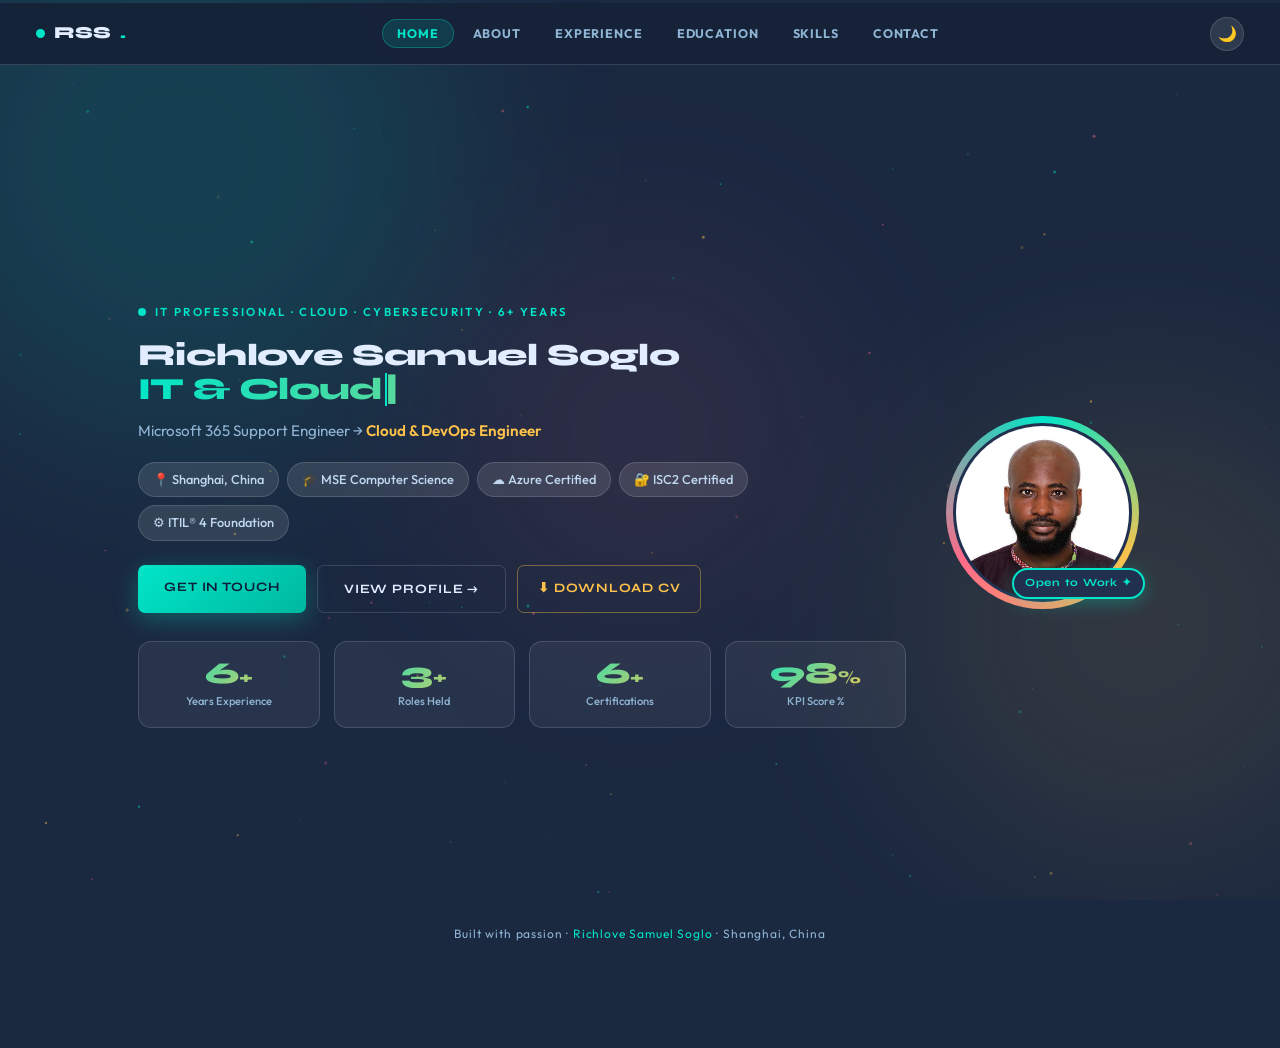
<file: index.html>
<!DOCTYPE html>
<html lang="en">
<head>
<meta charset="UTF-8">
<meta name="viewport" content="width=device-width, initial-scale=1.0">
<title>Richlove Samuel Soglo — IT &amp; Cloud Professional</title>
<link href="https://fonts.googleapis.com/css2?family=Syne:wght@400;600;700;800&family=Outfit:wght@300;400;500;600&display=swap" rel="stylesheet">
<style>
/* ============================================================
   CSS VARIABLES & RESET
============================================================ */
:root {
  --bg:      #1a2840;
  --bg2:     #223050;
  --bg3:     #2a3a5e;
  --nav-bg:  rgba(22,34,56,0.95);
  --teal:    #00e5c8;
  --teal2:   #00b8a0;
  --tealA:   rgba(0,229,200,0.13);
  --gold:    #ffc24a;
  --rose:    #ff6b8a;
  --text:    #e2eeff;
  --text2:   #90b4d4;
  --text3:   #c0d8f0;
  --glass:   rgba(255,255,255,0.06);
  --glass2:  rgba(255,255,255,0.11);
  --border:  rgba(255,255,255,0.14);
  --syne:    "Syne", sans-serif;
  --body:    "Outfit", sans-serif;
}
body.light {
  --bg:      #e8eef8;
  --bg2:     #d8e2f2;
  --bg3:     #c8d4ea;
  --nav-bg:  rgba(232,238,248,0.96);
  --teal:    #0095a8;
  --teal2:   #007080;
  --tealA:   rgba(0,149,168,0.13);
  --gold:    #b06800;
  --rose:    #cc3050;
  --text:    #0d1e38;
  --text2:   #345070;
  --text3:   #1e3050;
  --glass:   rgba(0,0,0,0.04);
  --glass2:  rgba(0,0,0,0.08);
  --border:  rgba(0,0,0,0.13);
}
*,*::before,*::after{box-sizing:border-box;margin:0;padding:0}
html{scroll-behavior:smooth}
body{background:var(--bg);color:var(--text);font-family:var(--body);min-height:100vh;overflow-x:hidden;line-height:1.7;font-size:17px;transition:background .3s,color .3s}

/* ============================================================
   PROGRESS BAR
============================================================ */
#prog{position:fixed;top:0;left:0;height:3px;width:0;z-index:9999;
  background:linear-gradient(90deg,var(--teal),var(--gold),var(--rose));
  box-shadow:0 0 10px var(--teal);transition:width .12s linear}

/* ============================================================
   CANVAS + BLOBS
============================================================ */
#cv{position:fixed;inset:0;z-index:0;pointer-events:none}
.blobs{position:fixed;inset:0;z-index:0;pointer-events:none;overflow:hidden}
.blob{position:absolute;border-radius:50%;filter:blur(100px);animation:blobF 14s ease-in-out infinite}
.b1{width:560px;height:560px;background:#00e5c8;opacity:.13;top:-120px;left:-100px}
.b2{width:480px;height:480px;background:#ffc24a;opacity:.10;bottom:4%;right:-100px;animation-delay:-5s}
.b3{width:380px;height:380px;background:#ff6b8a;opacity:.09;top:48%;left:50%;transform:translate(-50%,-50%);animation-delay:-10s}
@keyframes blobF{0%,100%{transform:translate(0,0) scale(1)}33%{transform:translate(28px,-18px) scale(1.04)}66%{transform:translate(-18px,24px) scale(.97)}}

/* ============================================================
   NAV
============================================================ */
nav{position:fixed;top:3px;left:0;right:0;z-index:100;height:62px;
  background:var(--nav-bg);backdrop-filter:blur(22px);
  border-bottom:1px solid var(--border);
  display:flex;align-items:center;justify-content:space-between;padding:0 36px;
  animation:slideD .5s ease both}
@keyframes slideD{from{opacity:0;transform:translateY(-16px)}to{opacity:1;transform:translateY(0)}}
.nav-logo{font-family:var(--syne);font-size:1.05rem;font-weight:800;color:var(--text);display:flex;align-items:center;gap:9px}
.ndot{width:9px;height:9px;border-radius:50%;background:var(--teal);animation:glow 2s infinite}
@keyframes glow{0%,100%{box-shadow:0 0 10px var(--teal)}50%{box-shadow:0 0 22px var(--teal),0 0 44px rgba(0,229,200,.4)}}
.nav-links{display:flex;gap:4px}
.nl{padding:6px 14px;border-radius:100px;font-size:.78rem;font-weight:700;letter-spacing:.07em;
  text-transform:uppercase;color:var(--text2);border:1px solid transparent;
  cursor:pointer;background:none;transition:all .25s;font-family:var(--body)}
.nl:hover,.nl.active{color:var(--teal);border-color:rgba(0,229,200,.3);background:var(--tealA)}
.nav-right{display:flex;align-items:center;gap:8px}
.theme-btn{width:34px;height:34px;border-radius:50%;background:var(--glass2);border:1px solid var(--border);
  cursor:pointer;font-size:.95rem;display:flex;align-items:center;justify-content:center;
  transition:all .3s;color:var(--text)}
.theme-btn:hover{background:var(--tealA);border-color:var(--teal);transform:rotate(20deg) scale(1.1)}
.mbtn{display:none;background:none;border:none;color:var(--text);font-size:1.4rem;cursor:pointer}

/* ============================================================
   LAYOUT
============================================================ */
.wrap{position:relative;z-index:2;max-width:1060px;margin:0 auto;padding:0 28px 80px}

/* ============================================================
   PAGES
============================================================ */
.page{display:none;padding-top:86px}
.page.active{display:block;animation:pageIn .4s ease both}
@keyframes pageIn{from{opacity:0;transform:translateY(16px)}to{opacity:1;transform:translateY(0)}}

/* staggered children on page entry */
.page.active .hero-left>*{animation:fadeUp .6s ease both}
.page.active .hero-left>*:nth-child(1){animation-delay:.05s}
.page.active .hero-left>*:nth-child(2){animation-delay:.12s}
.page.active .hero-left>*:nth-child(3){animation-delay:.19s}
.page.active .hero-left>*:nth-child(4){animation-delay:.26s}
.page.active .hero-left>*:nth-child(5){animation-delay:.33s}
.page.active .hero-left>*:nth-child(6){animation-delay:.40s}
.page.active .hero-right{animation:fadeUp .7s .2s ease both}
.page.active .section{animation:fadeUp .5s ease both}
.page.active .section:nth-child(2){animation-delay:.1s}
.page.active .section:nth-child(3){animation-delay:.2s}
.page.active .tl-item:nth-child(1){animation:fadeUp .5s .05s ease both}
.page.active .tl-item:nth-child(2){animation:fadeUp .5s .15s ease both}
.page.active .tl-item:nth-child(3){animation:fadeUp .5s .25s ease both}
.page.active .edu-card:nth-child(1){animation:fadeUp .5s .05s ease both}
.page.active .edu-card:nth-child(2){animation:fadeUp .5s .15s ease both}
.page.active .cert-card{animation:fadeUp .45s ease both}
.page.active .cert-card:nth-child(2){animation-delay:.07s}
.page.active .cert-card:nth-child(3){animation-delay:.14s}
.page.active .cert-card:nth-child(4){animation-delay:.21s}
.page.active .cert-card:nth-child(5){animation-delay:.28s}
.page.active .cert-card:nth-child(6){animation-delay:.35s}
.page.active .skill-panel:nth-child(1){animation:fadeUp .5s .05s ease both}
.page.active .skill-panel:nth-child(2){animation:fadeUp .5s .15s ease both}
.page.active .contact-section{animation:fadeUp .5s .1s ease both}
.page.active .stat-card:nth-child(1){animation:fadeUp .5s .1s ease both}
.page.active .stat-card:nth-child(2){animation:fadeUp .5s .18s ease both}
.page.active .stat-card:nth-child(3){animation:fadeUp .5s .26s ease both}
.page.active .stat-card:nth-child(4){animation:fadeUp .5s .34s ease both}

/* ============================================================
   HERO
============================================================ */
.hero{min-height:calc(100vh - 62px);display:grid;grid-template-columns:1fr 200px;
  align-items:center;gap:36px;padding:50px 0 36px}
.hero-left{min-width:0}
.eyebrow{display:inline-flex;align-items:center;gap:9px;margin-bottom:18px}
.edot{width:8px;height:8px;border-radius:50%;background:var(--teal);animation:glow 2s infinite}
.etxt{font-size:.72rem;font-weight:600;letter-spacing:.2em;text-transform:uppercase;color:var(--teal)}
.hero-name{font-family:var(--syne);font-size:clamp(1.4rem,2.4vw,2.3rem);font-weight:800;
  line-height:1.08;letter-spacing:-.02em;white-space:nowrap}
.hero-name .l1{display:block;color:var(--text)}
.hero-name .l2{display:block;background:linear-gradient(90deg,var(--teal),var(--gold));
  -webkit-background-clip:text;-webkit-text-fill-color:transparent;background-clip:text}
.tcursor{display:inline-block;width:2px;background:var(--teal);margin-left:2px;
  animation:blink .75s step-end infinite;vertical-align:baseline}
@keyframes blink{0%,100%{opacity:1}50%{opacity:0}}
.hero-sub{margin-top:12px;font-size:.95rem;color:var(--text2)}
.hero-sub strong{color:var(--gold);font-weight:600}
.pills{margin-top:18px;display:flex;flex-wrap:wrap;gap:8px}
.pill{display:flex;align-items:center;gap:6px;padding:6px 14px;background:var(--glass2);
  border:1px solid var(--border);border-radius:100px;font-size:.8rem;font-weight:500;
  color:var(--text3);transition:all .3s}
.pill:hover{background:var(--tealA);border-color:var(--teal);color:var(--teal);transform:translateY(-2px)}
.cta{margin-top:24px;display:flex;gap:11px;flex-wrap:wrap}
.btn-p{padding:12px 26px;background:linear-gradient(135deg,var(--teal),var(--teal2));color:#0d1f38;
  font-family:var(--syne);font-weight:700;font-size:.8rem;letter-spacing:.07em;text-transform:uppercase;
  border:none;border-radius:7px;cursor:pointer;text-decoration:none;display:inline-block;
  transition:all .3s;box-shadow:0 6px 24px rgba(0,229,200,.3)}
.btn-p:hover{transform:translateY(-3px);box-shadow:0 12px 32px rgba(0,229,200,.45)}
.btn-s{padding:12px 26px;background:transparent;color:var(--text);font-family:var(--syne);
  font-weight:700;font-size:.8rem;letter-spacing:.07em;text-transform:uppercase;
  border:1px solid var(--border);border-radius:7px;cursor:pointer;text-decoration:none;
  display:inline-block;transition:all .3s}
.btn-s:hover{border-color:var(--teal);color:var(--teal);transform:translateY(-3px)}
.btn-dl{padding:12px 20px;background:transparent;color:var(--gold);font-family:var(--syne);
  font-weight:700;font-size:.8rem;letter-spacing:.06em;text-transform:uppercase;
  border:1px solid rgba(255,194,74,.4);border-radius:7px;cursor:pointer;text-decoration:none;
  display:inline-flex;align-items:center;gap:6px;transition:all .3s}
.btn-dl:hover{background:rgba(255,194,74,.1);border-color:var(--gold);transform:translateY(-3px)}

/* photo */
.hero-right{display:flex;justify-content:center;align-items:center}
.photo-wrap{position:relative;width:185px;height:185px;flex-shrink:0}
.photo-wrap::before{content:"";position:absolute;inset:-4px;border-radius:50%;
  background:conic-gradient(var(--teal),var(--gold),var(--rose),var(--teal));
  animation:spin 6s linear infinite;z-index:0}
@keyframes spin{to{transform:rotate(360deg)}}
.photo-wrap::after{content:"";position:absolute;inset:3px;border-radius:50%;background:var(--bg2);z-index:1}
.photo-wrap img{position:absolute;inset:6px;border-radius:50%;object-fit:cover;
  object-position:center top;z-index:2;width:calc(100% - 12px);height:calc(100% - 12px)}
.badge{position:absolute;bottom:6px;right:-10px;background:var(--bg2);border:2px solid var(--teal);
  border-radius:100px;padding:4px 11px;font-size:.68rem;font-weight:700;color:var(--teal);
  font-family:var(--syne);letter-spacing:.07em;z-index:3;white-space:nowrap;
  box-shadow:0 4px 18px rgba(0,229,200,.3)}

/* stats */
.stats{display:flex;gap:14px;margin-top:28px;flex-wrap:wrap}
.stat{background:var(--glass);border:1px solid var(--border);border-radius:13px;
  padding:16px 20px;backdrop-filter:blur(10px);text-align:center;flex:1;min-width:85px;
  transition:all .3s;position:relative;overflow:hidden;cursor:default}
.stat::after{content:"";position:absolute;bottom:0;left:0;right:0;height:2px;
  background:linear-gradient(90deg,var(--teal),var(--gold));
  transform:scaleX(0);transform-origin:left;transition:transform .4s}
.stat:hover{border-color:rgba(0,229,200,.3);transform:translateY(-4px);box-shadow:0 12px 28px rgba(0,229,200,.1)}
.stat:hover::after{transform:scaleX(1)}
.stat-n{font-family:var(--syne);font-size:1.9rem;font-weight:800;line-height:1;
  background:linear-gradient(135deg,var(--teal),var(--gold));
  -webkit-background-clip:text;-webkit-text-fill-color:transparent;background-clip:text}
.stat-n::after{content:"+";font-size:1.1rem}
.stat:nth-child(4) .stat-n::after{content:"%"}
.stat-l{font-size:.7rem;color:var(--text2);margin-top:4px;font-weight:500}

/* ============================================================
   SECTIONS
============================================================ */
.divider{height:1px;background:linear-gradient(to right,transparent,var(--teal),var(--gold),transparent);
  margin:0 0 36px;opacity:.35}
.section{margin-bottom:44px}
.sec-head{display:flex;align-items:center;gap:16px;margin-bottom:24px}
.sec-num{font-family:var(--syne);font-size:.65rem;font-weight:800;letter-spacing:.35em;color:var(--teal);text-transform:uppercase}
.sec-title{font-family:var(--syne);font-size:1.8rem;font-weight:800;letter-spacing:-.02em;color:var(--text)}
.sec-title em{font-style:normal;background:linear-gradient(90deg,var(--teal),var(--gold));
  -webkit-background-clip:text;-webkit-text-fill-color:transparent;background-clip:text}
.sec-line{flex:1;height:1px;background:linear-gradient(to right,var(--border),transparent)}

/* profile card */
.pcard{background:var(--glass);border:1px solid var(--border);border-radius:18px;
  padding:34px 38px;backdrop-filter:blur(18px);position:relative;overflow:hidden;
  transition:border-color .4s,box-shadow .4s}
.pcard:hover{border-color:rgba(0,229,200,.32);box-shadow:0 16px 48px rgba(0,229,200,.07)}
.pcard::before{content:"";position:absolute;top:0;left:0;right:0;height:2px;
  background:linear-gradient(90deg,var(--teal),var(--gold),var(--rose))}
.pcard p{font-size:1rem;line-height:1.85;color:var(--text3)}
.pcard p+p{margin-top:14px}
.pcard p strong{color:var(--text);font-weight:600}

/* interests */
.istrip{background:linear-gradient(135deg,var(--glass),rgba(0,229,200,.04));
  border:1px solid rgba(0,229,200,.14);border-radius:14px;padding:24px 28px;
  display:flex;flex-wrap:wrap;align-items:center;gap:11px;backdrop-filter:blur(12px)}
.ilabel{font-family:var(--syne);font-size:.65rem;font-weight:800;letter-spacing:.18em;
  text-transform:uppercase;color:var(--teal);margin-right:6px}
.itag{padding:7px 16px;border-radius:100px;font-size:.88rem;font-weight:500;
  color:var(--text3);background:var(--glass2);border:1px solid var(--border);transition:all .3s}
.itag:hover{background:rgba(0,229,200,.12);border-color:rgba(0,229,200,.35);color:var(--teal);transform:scale(1.04)}

/* timeline */
.timeline{position:relative;padding-left:32px}
.timeline::before{content:"";position:absolute;left:0;top:14px;bottom:14px;width:2px;
  background:linear-gradient(to bottom,var(--teal),var(--gold),rgba(255,255,255,.04));border-radius:2px}
.tl-item{position:relative;margin-bottom:20px}
.tl-dot{position:absolute;left:-41px;top:18px;width:17px;height:17px;border-radius:50%;
  background:var(--bg2);border:2px solid var(--teal);box-shadow:0 0 12px rgba(0,229,200,.4);
  z-index:1;transition:all .3s}
.tl-item:hover .tl-dot{background:var(--teal);transform:scale(1.3);box-shadow:0 0 20px var(--teal)}
.ecard{background:var(--glass);border:1px solid var(--border);border-radius:15px;
  padding:26px 30px;backdrop-filter:blur(13px);transition:all .35s;position:relative;overflow:hidden}
.ecard:hover{border-color:rgba(0,229,200,.28);box-shadow:0 12px 40px rgba(0,229,200,.08);transform:translateY(-3px)}
.ecard::after{content:"";position:absolute;inset:0;
  background:linear-gradient(135deg,rgba(0,229,200,.03),transparent 60%);
  opacity:0;transition:opacity .4s;pointer-events:none}
.ecard:hover::after{opacity:1}
.ehdr{display:flex;justify-content:space-between;align-items:flex-start;gap:12px;margin-bottom:5px;flex-wrap:wrap}
.erole{font-family:var(--syne);font-size:1.05rem;font-weight:700;color:var(--text)}
.ebadge{font-size:.75rem;font-weight:600;padding:3px 12px;border-radius:100px;
  background:rgba(255,194,74,.12);border:1px solid rgba(255,194,74,.3);color:var(--gold);white-space:nowrap}
.eco{font-size:.88rem;font-weight:500;color:var(--teal);margin-bottom:14px}
.elist{list-style:none;display:flex;flex-direction:column;gap:8px}
.elist li{font-size:.97rem;color:var(--text3);line-height:1.7;padding-left:18px;position:relative}
.elist li::before{content:"";position:absolute;left:0;top:11px;width:5px;height:5px;
  border-radius:50%;background:var(--teal);opacity:.75}
.ach{margin-top:18px;padding:16px 20px;background:rgba(255,194,74,.05);
  border:1px solid rgba(255,194,74,.15);border-radius:9px}
.achlabel{font-family:var(--syne);font-size:.67rem;font-weight:700;letter-spacing:.14em;
  text-transform:uppercase;color:var(--gold);margin-bottom:10px;display:flex;align-items:center;gap:6px}
.achlabel::before{content:"★";font-size:10px}

/* education */
.edu-grid{display:grid;grid-template-columns:1fr 1fr;gap:16px}
.edu-card{background:var(--glass);border:1px solid var(--border);border-radius:15px;
  padding:26px;backdrop-filter:blur(13px);position:relative;overflow:hidden;transition:all .4s}
.edu-card:hover{transform:translateY(-5px);border-color:rgba(255,194,74,.35);box-shadow:0 18px 40px rgba(255,194,74,.1)}
.edu-card::before{content:"";position:absolute;top:0;left:0;right:0;height:3px;
  background:linear-gradient(90deg,var(--gold),var(--teal));transform:scaleX(0);
  transform-origin:left;transition:transform .4s}
.edu-card:hover::before{transform:scaleX(1)}
.edu-icon{width:44px;height:44px;border-radius:11px;background:rgba(255,194,74,.12);
  display:flex;align-items:center;justify-content:center;font-size:20px;margin-bottom:16px}
.edu-deg{font-family:var(--syne);font-size:.97rem;font-weight:700;color:var(--text);margin-bottom:3px}
.edu-field{font-size:.88rem;font-weight:500;color:var(--teal);margin-bottom:8px}
.edu-school{font-size:.85rem;color:var(--text2);line-height:1.5}
.edu-date{margin-top:11px;font-size:.75rem;color:var(--gold);font-weight:600}

/* certs */
.cert-grid{display:grid;grid-template-columns:repeat(3,1fr);gap:13px}
.cert-card{background:var(--glass);border:1px solid var(--border);border-radius:13px;
  padding:20px;backdrop-filter:blur(12px);transition:all .3s;cursor:default}
.cert-card:hover{border-color:rgba(0,229,200,.35);transform:translateY(-3px) scale(1.02);
  box-shadow:0 12px 32px rgba(0,229,200,.11)}
.cicon{width:40px;height:40px;border-radius:9px;background:rgba(0,229,200,.12);
  display:flex;align-items:center;justify-content:center;font-family:var(--syne);
  font-size:.75rem;font-weight:800;color:var(--teal);margin-bottom:13px}
.cname{font-size:.88rem;font-weight:600;color:var(--text);line-height:1.4;margin-bottom:6px}
.corg{font-size:.78rem;color:var(--text2)}

/* skills */
.skills-grid{display:grid;grid-template-columns:1fr 1fr;gap:16px}
.spanel{background:var(--glass);border:1px solid var(--border);border-radius:15px;
  padding:26px;backdrop-filter:blur(13px)}
.stitle{font-family:var(--syne);font-size:.75rem;font-weight:700;letter-spacing:.14em;
  text-transform:uppercase;color:var(--text2);margin-bottom:16px;display:flex;align-items:center;gap:8px}
.stitle::before{content:"";width:13px;height:2px;background:linear-gradient(to right,var(--teal),var(--gold));border-radius:2px}
.tags{display:flex;flex-wrap:wrap;gap:7px}
.tag{padding:6px 14px;border-radius:100px;font-size:.82rem;font-weight:500;
  border:1px solid var(--border);color:var(--text2);background:var(--glass);cursor:default;transition:all .22s}
.tag:hover{background:var(--tealA);border-color:rgba(0,229,200,.38);color:var(--teal);transform:translateY(-2px)}
.tag.hot{background:rgba(0,229,200,.1);border-color:rgba(0,229,200,.3);color:var(--teal)}
.tag.warm{background:rgba(255,194,74,.08);border-color:rgba(255,194,74,.25);color:var(--gold)}

/* contact */
.cbox{text-align:center;padding:52px 24px;background:var(--glass);border:1px solid var(--border);
  border-radius:20px;backdrop-filter:blur(18px);position:relative;overflow:hidden;margin-bottom:32px}
.cbox::before{content:"";position:absolute;top:0;left:0;right:0;height:3px;
  background:linear-gradient(90deg,var(--teal),var(--gold),var(--rose))}
.cbox h2{font-family:var(--syne);font-size:2.1rem;font-weight:800;margin-bottom:10px;
  background:linear-gradient(90deg,var(--teal),var(--gold));
  -webkit-background-clip:text;-webkit-text-fill-color:transparent;background-clip:text}
.cbox p{color:var(--text2);font-size:.97rem;margin-bottom:28px}
.clinks{display:flex;justify-content:center;flex-wrap:wrap;gap:13px}
.clink{display:flex;align-items:center;gap:8px;padding:11px 20px;
  border:1px solid var(--border);border-radius:9px;color:var(--text3);text-decoration:none;
  font-size:.9rem;font-weight:500;backdrop-filter:blur(8px);transition:all .3s}
.clink:hover{border-color:var(--teal);color:var(--teal);background:rgba(0,229,200,.08);
  transform:translateY(-3px);box-shadow:0 8px 24px rgba(0,229,200,.14)}

footer{text-align:center;font-size:.75rem;color:var(--text2);padding-bottom:24px;letter-spacing:.07em}
footer span{color:var(--teal)}

/* keyframes */
@keyframes slideRight{from{opacity:0;transform:translateX(-26px)}to{opacity:1;transform:translateX(0)}}
@keyframes fadeUp{from{opacity:0;transform:translateY(20px)}to{opacity:1;transform:translateY(0)}}

/* responsive */
@media(max-width:820px){
  .hero{grid-template-columns:1fr;gap:28px;min-height:auto;padding:36px 0 28px}
  .hero-right{order:-1}
  .photo-wrap{width:150px;height:150px}
  nav{padding:0 18px}
  .nav-links{display:none;flex-direction:column;position:absolute;top:62px;left:0;right:0;
    background:var(--nav-bg);padding:10px 18px;border-bottom:1px solid var(--border)}
  .nav-links.open{display:flex}
  .mbtn{display:block}
  .edu-grid,.skills-grid{grid-template-columns:1fr}
  .cert-grid{grid-template-columns:1fr 1fr}
}
@media(max-width:480px){
  .cert-grid{grid-template-columns:1fr}
  .wrap{padding:0 14px 60px}
  .hero-name{white-space:normal}
}
</style>
</head>
<body>

<div id="prog"></div>
<canvas id="cv"></canvas>
<div class="blobs"><div class="blob b1"></div><div class="blob b2"></div><div class="blob b3"></div></div>

<nav>
  <div class="nav-logo"><span class="ndot"></span>RSS<span style="color:var(--teal)">.</span></div>
  <div class="nav-links">
    <button class="nl" data-page="home">Home</button>
    <button class="nl" data-page="about">About</button>
    <button class="nl" data-page="experience">Experience</button>
    <button class="nl" data-page="education">Education</button>
    <button class="nl" data-page="skills">Skills</button>
    <button class="nl" data-page="contact">Contact</button>
  </div>
  <div class="nav-right">
    <button class="theme-btn" id="themeBtn">🌙</button>
    <button class="mbtn">☰</button>
  </div>
</nav>

<div class="wrap">

<!-- ══ HOME ══ -->
<div id="page-home" class="page">
  <div class="hero">
    <div class="hero-left">
      <div class="eyebrow"><span class="edot"></span><span class="etxt">IT Professional · Cloud · Cybersecurity · 6+ Years</span></div>
      <h1 class="hero-name">
        <span class="l1">Richlove Samuel Soglo</span>
        <span class="l2"><span id="tw"></span><span class="tcursor">|</span></span>
      </h1>
      <p class="hero-sub">Microsoft 365 Support Engineer → <strong>Cloud &amp; DevOps Engineer</strong></p>
      <div class="pills">
        <span class="pill">📍 Shanghai, China</span>
        <span class="pill">🎓 MSE Computer Science</span>
        <span class="pill">☁ Azure Certified</span>
        <span class="pill">🔐 ISC2 Certified</span>
        <span class="pill">⚙ ITIL® 4 Foundation</span>
      </div>
      <div class="cta">
        <a href="mailto:richlovesoglo@gmail.com" class="btn-p">Get In Touch</a>
        <button class="btn-s" data-goto="about">View Profile →</button>
        <a href="#" class="btn-dl" id="dlCV">⬇ Download CV</a>
      </div>
      <div class="stats">
        <div class="stat"><div class="stat-n" data-t="6">0</div><div class="stat-l">Years Experience</div></div>
        <div class="stat"><div class="stat-n" data-t="3">0</div><div class="stat-l">Roles Held</div></div>
        <div class="stat"><div class="stat-n" data-t="6">0</div><div class="stat-l">Certifications</div></div>
        <div class="stat"><div class="stat-n" data-t="98">0</div><div class="stat-l">KPI Score %</div></div>
      </div>
    </div>
    <div class="hero-right">
      <div class="photo-wrap">
        <img src="[data-uri]" alt="Richlove Samuel Soglo">
        <span class="badge">Open to Work ✦</span>
      </div>
    </div>
  </div>
</div>

<!-- ══ ABOUT ══ -->
<div id="page-about" class="page">
  <div class="divider"></div>
  <div class="section">
    <div class="sec-head"><span class="sec-num">01</span><h2 class="sec-title">About <em>Me</em></h2><div class="sec-line"></div></div>
    <div class="pcard">
      <p>Results-driven IT professional with over <strong>6 years of progressive experience</strong> spanning technical support, systems administration, and cloud-based services. Holding a Master's degree in Computer Science and industry certifications including <strong>Microsoft Azure Fundamentals</strong>, <strong>ISC2 Certified in Cybersecurity</strong>, and <strong>ITIL® 4 Foundation</strong>, I bring a strong blend of technical depth and service quality management.</p>
      <p>Most recently serving as a <strong>Microsoft 365 Support Engineer</strong>, I have hands-on experience supporting enterprise cloud environments, managing accounts and licenses, and delivering premium client-facing technical solutions. Now seeking to deepen cloud computing expertise and transition into <strong>AWS and broader cloud engineering roles</strong>, leveraging a solid foundation in IT infrastructure, cybersecurity, and customer success.</p>
    </div>
  </div>
  <div class="section">
    <div class="sec-head"><span class="sec-num">02</span><h2 class="sec-title">Areas of <em>Interest</em></h2><div class="sec-line"></div></div>
    <div class="istrip">
      <span class="ilabel">Focus →</span>
      <span class="itag">☁ DevOps &amp; Cloud Engineering</span>
      <span class="itag">🛠 IT Technical Support</span>
      <span class="itag">👥 Client Management</span>
      <span class="itag">📊 Service Quality Management</span>
      <span class="itag">🚀 Customer Success</span>
      <span class="itag">⚙ Business Operations Support</span>
    </div>
  </div>
</div>

<!-- ══ EXPERIENCE ══ -->
<div id="page-experience" class="page">
  <div class="divider"></div>
  <div class="section">
    <div class="sec-head"><span class="sec-num">03</span><h2 class="sec-title">Work <em>Experience</em></h2><div class="sec-line"></div></div>
    <div class="timeline">
      <div class="tl-item">
        <div class="tl-dot"></div>
        <div class="ecard">
          <div class="ehdr"><div class="erole">Microsoft 365 Support Engineer</div><div class="ebadge">Jul 2021 — Sep 2025</div></div>
          <div class="eco">Shanghai Wicresoft Co. Ltd · Commerce · China</div>
          <ul class="elist">
            <li>Facilitated onboarding of new Microsoft 365 business customers by configuring accounts and licenses to meet operational needs.</li>
            <li>Handled technical support cases related to accounts and licenses through phone and email communications.</li>
            <li>Prepared comprehensive reports documenting support requests, resolution steps, timelines, and stakeholders involved.</li>
            <li>Performed escalations to backend teams and cross-functional collaborations to provide premium support.</li>
          </ul>
          <div class="ach">
            <div class="achlabel">Key Achievements</div>
            <ul class="elist">
              <li>Maintained excellent KPI rating of 4.98–4.80 monthly, helping team achieve overall performance requirements.</li>
              <li>Led onboarding training programs to support new employees in performing their roles effectively.</li>
              <li>Promoted to Senior Technical Support Engineer and Provisional Team Lead.</li>
              <li>Received Quarterly EOM (2023), Monthly Best Performance (2024), and Monthly Incentive Award Winner.</li>
              <li>Improved team performance through training on process documentation and feedback collection.</li>
            </ul>
          </div>
        </div>
      </div>
      <div class="tl-item">
        <div class="tl-dot"></div>
        <div class="ecard">
          <div class="ehdr"><div class="erole">IT Systems Administrator</div><div class="ebadge">Sep 2018 — Aug 2019</div></div>
          <div class="eco">Tema General Hospital · Ghana</div>
          <ul class="elist">
            <li>Diagnosed and resolved network challenges, ensuring minimal downtime and efficient system performance.</li>
            <li>Configured and deployed computers, integrating them into organizational domains for seamless onboarding.</li>
            <li>Troubleshot and resolved software issues in a healthcare setting, ensuring smooth hospital operations.</li>
            <li>Analyzed business requirements to forecast hardware, software, and consulting costs.</li>
          </ul>
        </div>
      </div>
      <div class="tl-item">
        <div class="tl-dot"></div>
        <div class="ecard">
          <div class="ehdr"><div class="erole">Information Technology Officer</div><div class="ebadge">Jun 2018 — Sep 2018</div></div>
          <div class="eco">Asanko Gold Ltd · Intern · Ghana</div>
          <ul class="elist">
            <li>Provided technical support and troubleshooting for hardware, software, and network issues.</li>
            <li>Implemented and maintained cybersecurity measures including firewalls, antivirus, and data encryption.</li>
            <li>Managed user accounts and permissions, ensuring secure access based on organizational policies.</li>
          </ul>
        </div>
      </div>
    </div>
  </div>
</div>

<!-- ══ EDUCATION ══ -->
<div id="page-education" class="page">
  <div class="divider"></div>
  <div class="section">
    <div class="sec-head"><span class="sec-num">04</span><h2 class="sec-title"><em>Education</em></h2><div class="sec-line"></div></div>
    <div class="edu-grid">
      <div class="edu-card"><div class="edu-icon">🎓</div><div class="edu-deg">Master of Engineering (MSE)</div><div class="edu-field">Computer Science</div><div class="edu-school">Southwest University of Science and Technology, China</div><div class="edu-date">Sept 2019 — June 2021</div></div>
      <div class="edu-card"><div class="edu-icon">🏛</div><div class="edu-deg">Bachelor of Science (BSc)</div><div class="edu-field">Information Technology</div><div class="edu-school">Ghana Technology University College, Ghana</div><div class="edu-date">June 2014 — May 2018</div></div>
    </div>
  </div>
  <div class="section">
    <div class="sec-head"><span class="sec-num">05</span><h2 class="sec-title"><em>Certifications</em></h2><div class="sec-line"></div></div>
    <div class="cert-grid">
      <div class="cert-card"><div class="cicon">AZ</div><div class="cname">Microsoft Certified Azure Fundamentals</div><div class="corg">Microsoft · April 2022</div></div>
      <div class="cert-card"><div class="cicon">CC</div><div class="cname">Certified in Cybersecurity (CC)</div><div class="corg">ISC2 · September 2024</div></div>
      <div class="cert-card"><div class="cicon">IT</div><div class="cname">ITIL® 4 Foundation Certificate</div><div class="corg">Cloud Academy · April 2024</div></div>
      <div class="cert-card"><div class="cicon">QA</div><div class="cname">IT Security Fundamentals</div><div class="corg">QA Cloud Academy · April 2025</div></div>
      <div class="cert-card"><div class="cicon">MS</div><div class="cname">Career Essentials in System Administration</div><div class="corg">Microsoft &amp; LinkedIn · Feb 2024</div></div>
      <div class="cert-card"><div class="cicon">CI</div><div class="cname">Linux Unhatched &amp; Networking Basics</div><div class="corg">Cisco Networking Academy</div></div>
    </div>
  </div>
</div>

<!-- ══ SKILLS ══ -->
<div id="page-skills" class="page">
  <div class="divider"></div>
  <div class="section">
    <div class="sec-head"><span class="sec-num">06</span><h2 class="sec-title">Skills &amp; <em>Expertise</em></h2><div class="sec-line"></div></div>
    <div class="skills-grid">
      <div class="spanel">
        <div class="stitle">Technical Skills</div>
        <div class="tags">
          <span class="tag hot">Microsoft 365</span><span class="tag hot">Azure</span>
          <span class="tag hot">Linux Administration</span><span class="tag">Docker</span>
          <span class="tag">Kubernetes</span><span class="tag">Git</span>
          <span class="tag warm">Power BI</span><span class="tag warm">Excel / Data Analysis</span>
          <span class="tag">Networking</span><span class="tag">Systems Administration</span>
          <span class="tag hot">ITIL Framework</span><span class="tag hot">Cybersecurity</span>
        </div>
      </div>
      <div class="spanel">
        <div class="stitle">Soft Skills</div>
        <div class="tags">
          <span class="tag warm">Leadership</span><span class="tag">Problem-Solving</span>
          <span class="tag">Stakeholder Communication</span><span class="tag warm">Team Management</span>
          <span class="tag">Analytical Thinking</span><span class="tag">Emotional Intelligence</span>
          <span class="tag">Service Quality</span><span class="tag">Documentation</span>
          <span class="tag">Adaptable</span><span class="tag warm">Creative &amp; Innovative</span>
        </div>
      </div>
    </div>
  </div>
</div>

<!-- ══ CONTACT ══ -->
<div id="page-contact" class="page">
  <div class="divider"></div>
  <div class="cbox">
    <h2>Let's Connect</h2>
    <p>Open to cloud engineering and DevOps opportunities worldwide</p>
    <div class="clinks">
      <a href="mailto:richlovesoglo@gmail.com" class="clink">✉ richlovesoglo@gmail.com</a>
      <a href="http://www.linkedin.com/in/richsam" target="_blank" class="clink">💼 linkedin.com/in/richsam</a>
      <a href="tel:+8613281584750" class="clink">📱 +86 132 8158 4750</a>
    </div>
  </div>
</div>

<footer>Built with passion · <span>Richlove Samuel Soglo</span> · Shanghai, China</footer>
</div>

<script>
// ── PARTICLES ──────────────────────────────────────────────
(function(){
  const c=document.getElementById("cv"),ctx=c.getContext("2d");
  let W,H,P=[];
  function rsz(){W=c.width=innerWidth;H=c.height=innerHeight}
  rsz();addEventListener("resize",rsz);
  class Pt{
    reset(){this.x=Math.random()*W;this.y=Math.random()*H;this.r=Math.random()*1.4+.3;
      this.vx=(Math.random()-.5)*.3;this.vy=(Math.random()-.5)*.3;
      this.a=Math.random()*.4+.1;
      const cols=["rgba(0,229,200,","rgba(255,194,74,","rgba(255,107,138,"];
      this.col=cols[Math.floor(Math.random()*3)]}
    draw(){ctx.beginPath();ctx.arc(this.x,this.y,this.r,0,Math.PI*2);
      ctx.fillStyle=this.col+this.a+")";ctx.fill()}
    update(){this.x+=this.vx;this.y+=this.vy;
      if(this.x<0||this.x>W||this.y<0||this.y>H)this.reset()}
  }
  for(let i=0;i<100;i++){const p=new Pt();p.reset();P.push(p)}
  function lines(){
    for(let i=0;i<P.length;i++)for(let j=i+1;j<P.length;j++){
      const dx=P[i].x-P[j].x,dy=P[i].y-P[j].y,d=Math.sqrt(dx*dx+dy*dy);
      if(d<100){ctx.beginPath();ctx.strokeStyle=`rgba(0,229,200,${.05*(1-d/100)})`;
        ctx.lineWidth=.5;ctx.moveTo(P[i].x,P[i].y);ctx.lineTo(P[j].x,P[j].y);ctx.stroke()}
    }
  }
  function loop(){ctx.clearRect(0,0,W,H);lines();P.forEach(p=>{p.update();p.draw()});requestAnimationFrame(loop)}
  loop();
})();

// ── NAVIGATION ─────────────────────────────────────────────
function showPage(id){
  document.querySelectorAll(".page").forEach(p=>p.classList.remove("active"));
  document.querySelectorAll(".nl").forEach(l=>l.classList.toggle("active",l.dataset.page===id));
  const pg=document.getElementById("page-"+id);
  if(pg){pg.classList.add("active")}
  scrollTo({top:0,behavior:"smooth"});
  document.querySelector(".nav-links").classList.remove("open");
  if(id==="home")setTimeout(countStats,300);
}
document.querySelectorAll(".nl[data-page]").forEach(l=>l.addEventListener("click",()=>showPage(l.dataset.page)));
document.querySelectorAll("[data-goto]").forEach(b=>b.addEventListener("click",()=>showPage(b.dataset.goto)));
document.querySelector(".mbtn").addEventListener("click",()=>document.querySelector(".nav-links").classList.toggle("open"));
showPage("home");

// ── PROGRESS BAR ───────────────────────────────────────────
addEventListener("scroll",()=>{
  const t=document.documentElement.scrollHeight-innerHeight;
  document.getElementById("prog").style.width=(t>0?(scrollY/t)*100:0)+"%";
});

// ── THEME TOGGLE ───────────────────────────────────────────
(function(){
  const btn=document.getElementById("themeBtn"),body=document.body;
  if(localStorage.getItem("theme")==="light"){body.classList.add("light");btn.textContent="☀️"}
  btn.addEventListener("click",()=>{
    const l=body.classList.toggle("light");
    btn.textContent=l?"☀️":"🌙";
    localStorage.setItem("theme",l?"light":"dark");
  });
})();

// ── TYPEWRITER ─────────────────────────────────────────────
(function(){
  const el=document.getElementById("tw");
  if(!el)return;
  const phrases=["IT & Cloud Engineer","DevOps Enthusiast","Azure Certified Pro","Cybersecurity Specialist","IT Systems Admin"];
  let pi=0,ci=0,del=false;
  function tick(){
    const cur=phrases[pi];
    if(del){ci--;el.textContent=cur.slice(0,ci);if(ci===0){del=false;pi=(pi+1)%phrases.length;setTimeout(tick,380);return}setTimeout(tick,42)}
    else{ci++;el.textContent=cur.slice(0,ci);if(ci===cur.length){del=true;setTimeout(tick,1800);return}setTimeout(tick,78)}
  }
  setTimeout(tick,700);
})();

// ── STATS COUNTER ──────────────────────────────────────────
function countStats(){
  document.querySelectorAll(".stat-n[data-t]").forEach(el=>{
    const target=+el.dataset.t,dur=1300,s=performance.now();
    function upd(now){
      const p=Math.min((now-s)/dur,1),e=1-Math.pow(2,-10*p);
      el.textContent=Math.round(e*target);
      if(p<1)requestAnimationFrame(upd);else el.textContent=target;
    }
    requestAnimationFrame(upd);
  });
}
setTimeout(countStats,400);
</script>
</body>
</html>
</file>
